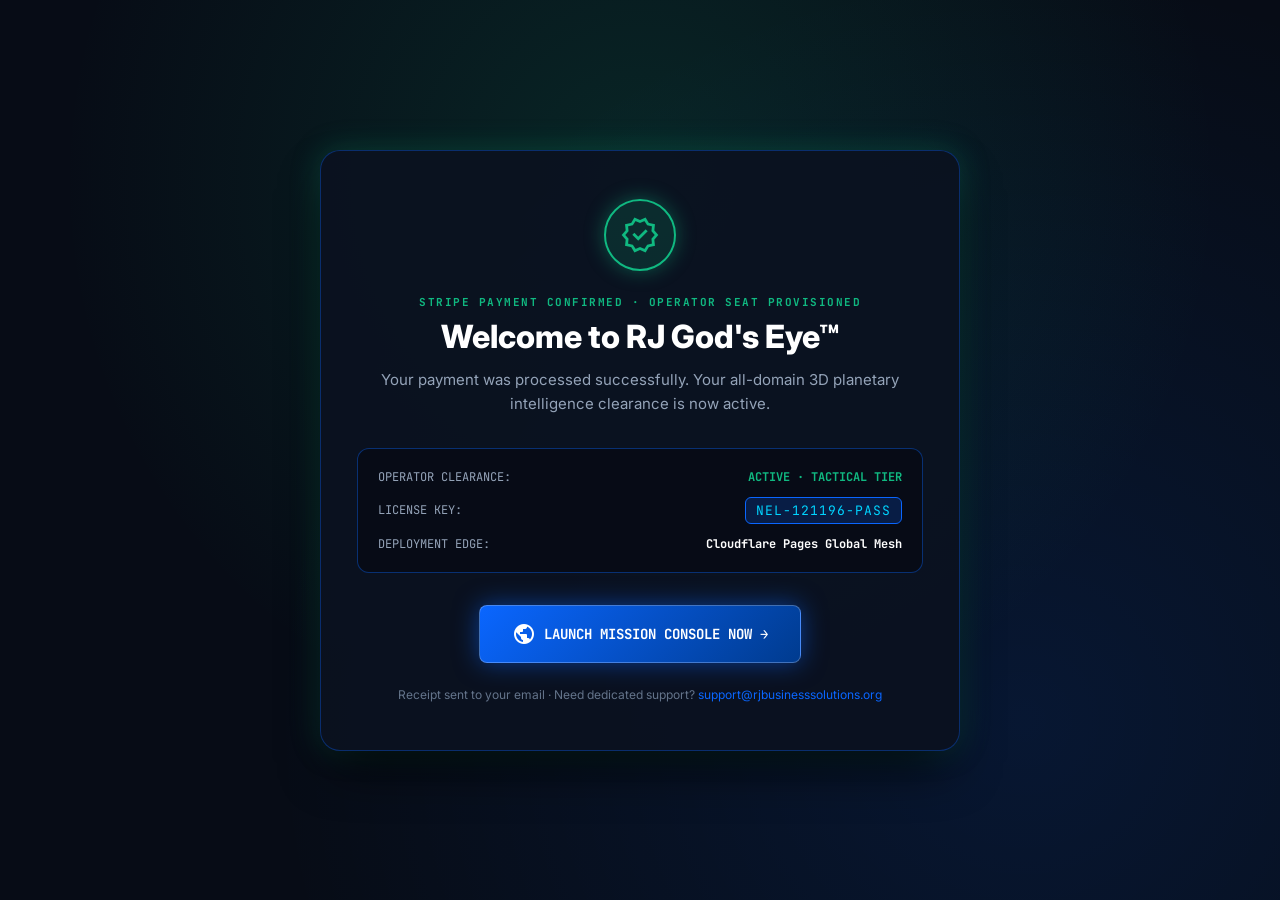
<file: public/checkout-success.html>
<!DOCTYPE html>
<html lang="en">
<head>
  <meta charset="UTF-8" />
  <meta name="viewport" content="width=device-width, initial-scale=1.0" />
  <title>Payment Successful — RJ God's Eye™ Operator Activated</title>
  <link rel="icon" type="image/svg+xml" href="/logo.svg" />
  <link rel="preconnect" href="https://fonts.googleapis.com" />
  <link rel="preconnect" href="https://fonts.gstatic.com" crossorigin />
  <link href="https://fonts.googleapis.com/css2?family=JetBrains+Mono:wght@400;600;700;800&family=Inter:wght@400;500;600;700;800&display=swap" rel="stylesheet" />
  <link href="https://fonts.googleapis.com/css2?family=Material+Symbols+Outlined:opsz,wght,FILL,GRAD@20,400,0,0" rel="stylesheet" />
  <style>
    :root {
      --rj-primary: #0A66FF;
      --rj-primary-dark: #003B8F;
      --rj-accent: #00D4FF;
      --rj-surface: #070C16;
      --rj-card: rgba(11, 18, 32, 0.92);
      --rj-card-border: rgba(10, 102, 255, 0.35);
      --font-mono: 'JetBrains Mono', monospace;
      --font-sans: 'Inter', -apple-system, sans-serif;
    }

    * { margin: 0; padding: 0; box-sizing: border-box; }

    body {
      background: var(--rj-surface);
      color: #F8FBFF;
      font-family: var(--font-sans);
      min-height: 100vh;
      display: flex;
      flex-direction: column;
      align-items: center;
      justify-content: center;
      padding: 24px;
      background-image: 
        radial-gradient(circle at 50% 20%, rgba(16, 185, 129, 0.15) 0%, transparent 60%),
        radial-gradient(circle at 80% 80%, rgba(10, 102, 255, 0.12) 0%, transparent 60%);
    }

    .success-card {
      background: var(--rj-card);
      border: 1.5px solid var(--rj-card-border);
      border-radius: 20px;
      padding: 48px 36px;
      max-width: 640px;
      width: 100%;
      text-align: center;
      box-shadow: 0 25px 50px -12px rgba(0, 0, 0, 0.8), 0 0 30px rgba(16, 185, 129, 0.25);
      position: relative;
    }

    .success-icon-wrap {
      width: 72px;
      height: 72px;
      border-radius: 50%;
      background: rgba(16, 185, 129, 0.15);
      border: 2px solid #10B981;
      display: flex;
      align-items: center;
      justify-content: center;
      margin: 0 auto 24px;
      color: #10B981;
      font-size: 36px;
      box-shadow: 0 0 20px rgba(16, 185, 129, 0.4);
    }

    .success-kicker {
      font-family: var(--font-mono);
      font-size: 11px;
      font-weight: 700;
      color: #10B981;
      letter-spacing: 1.5px;
      text-transform: uppercase;
      margin-bottom: 8px;
    }

    .success-title {
      font-size: 32px;
      font-weight: 800;
      margin-bottom: 12px;
      color: #FFFFFF;
    }

    .success-desc {
      font-size: 15px;
      color: #94A3B8;
      line-height: 1.6;
      margin-bottom: 32px;
    }

    .license-box {
      background: rgba(7, 12, 22, 0.9);
      border: 1px solid rgba(10, 102, 255, 0.4);
      border-radius: 12px;
      padding: 20px;
      text-align: left;
      margin-bottom: 32px;
      font-family: var(--font-mono);
    }

    .license-row {
      display: flex;
      justify-content: space-between;
      align-items: center;
      margin-bottom: 12px;
      font-size: 12px;
    }

    .license-row:last-child {
      margin-bottom: 0;
    }

    .license-label {
      color: #94A3B8;
    }

    .license-val {
      color: #FFFFFF;
      font-weight: 700;
    }

    .license-key-tag {
      background: rgba(10, 102, 255, 0.2);
      border: 1px solid var(--rj-primary);
      padding: 4px 10px;
      border-radius: 6px;
      color: #00D4FF;
      font-size: 13px;
      letter-spacing: 1px;
    }

    .action-btn {
      background: linear-gradient(135deg, #0A66FF 0%, #003B8F 100%);
      color: #FFFFFF;
      text-decoration: none;
      font-family: var(--font-mono);
      font-size: 14px;
      font-weight: 700;
      padding: 16px 32px;
      border-radius: 8px;
      display: inline-flex;
      align-items: center;
      gap: 8px;
      border: 1px solid rgba(255, 255, 255, 0.25);
      box-shadow: 0 0 25px rgba(10, 102, 255, 0.5);
      transition: all 0.2s;
    }

    .action-btn:hover {
      transform: translateY(-2px);
      box-shadow: 0 0 35px rgba(10, 102, 255, 0.7);
    }

    .support-note {
      margin-top: 24px;
      font-size: 12px;
      color: #64748B;
    }

    .support-note a {
      color: var(--rj-primary);
      text-decoration: none;
    }
  </style>
</head>
<body>

  <div class="success-card">
    <div class="success-icon-wrap">
      <span class="material-symbols-outlined" style="font-size: 40px;">verified</span>
    </div>

    <div class="success-kicker">STRIPE PAYMENT CONFIRMED · OPERATOR SEAT PROVISIONED</div>
    <h1 class="success-title">Welcome to RJ God's Eye™</h1>
    <p class="success-desc">
      Your payment was processed successfully. Your all-domain 3D planetary intelligence clearance is now active.
    </p>

    <div class="license-box">
      <div class="license-row">
        <span class="license-label">OPERATOR CLEARANCE:</span>
        <span class="license-val" style="color: #10B981;">ACTIVE · TACTICAL TIER</span>
      </div>
      <div class="license-row">
        <span class="license-label">LICENSE KEY:</span>
        <span class="license-key-tag" id="generated-key">NEL-2026-LIVE-ACCESS</span>
      </div>
      <div class="license-row">
        <span class="license-label">DEPLOYMENT EDGE:</span>
        <span class="license-val">Cloudflare Pages Global Mesh</span>
      </div>
    </div>

    <a href="/" class="action-btn">
      <span class="material-symbols-outlined">public</span>
      <span>LAUNCH MISSION CONSOLE NOW →</span>
    </a>

    <div class="support-note">
      Receipt sent to your email · Need dedicated support? <a href="mailto:support@rjbusinesssolutions.org">support@rjbusinesssolutions.org</a>
    </div>
  </div>

  <script>
    // Generate randomized unique session token
    const randCode = 'NEL-' + Math.floor(100000 + Math.random() * 900000) + '-PASS';
    document.getElementById('generated-key').textContent = randCode;
  </script>
</body>
</html>
</file>
